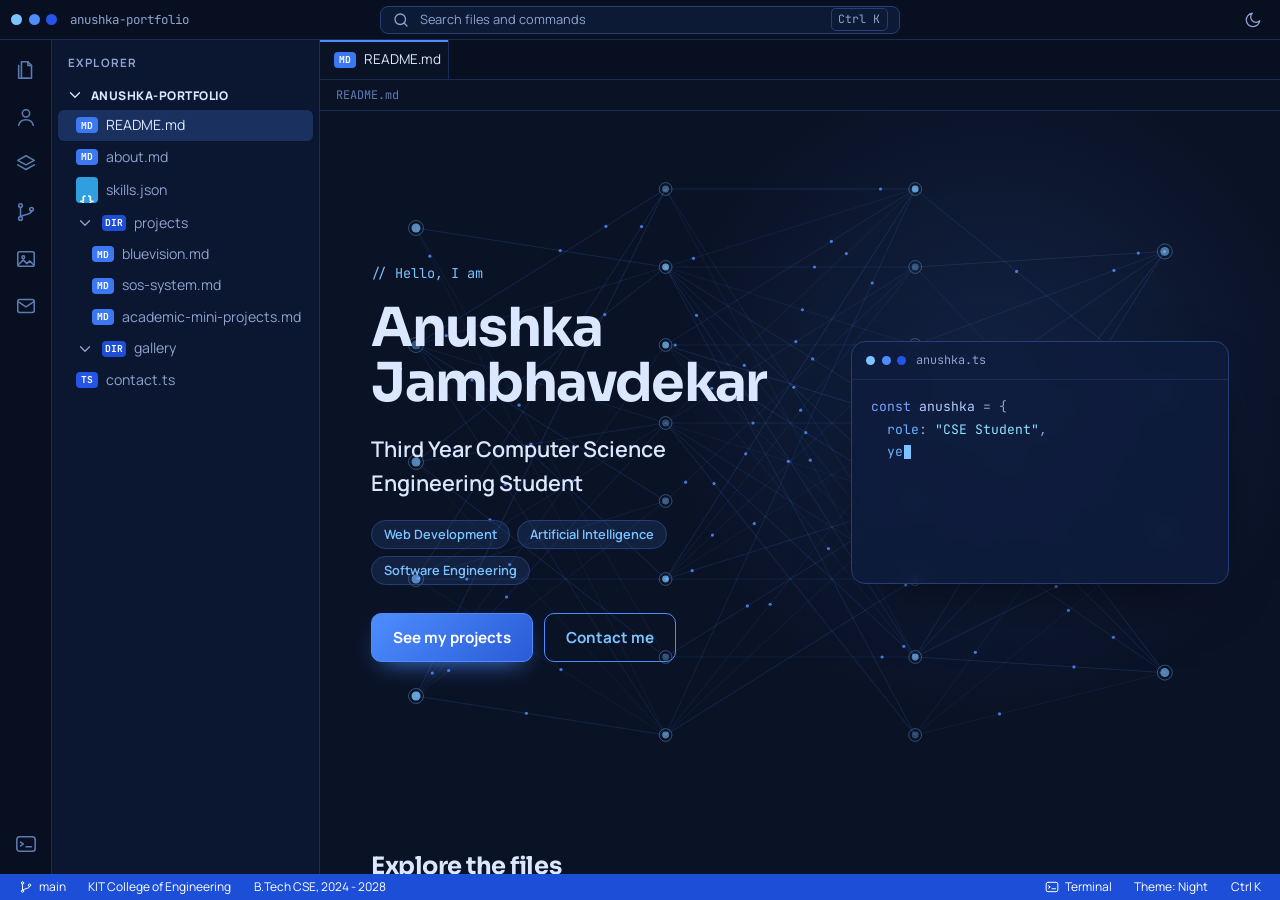
<file: index.html>
<!DOCTYPE html>
<html lang="en" data-theme="night">
<head>
  <meta charset="utf-8">
  <meta name="viewport" content="width=device-width, initial-scale=1">
  <title>Anushka Jambhavdekar | Portfolio</title>
  <meta name="description" content="Portfolio of Anushka Jambhavdekar, third year Computer Science Engineering student at KIT College of Engineering, Kolhapur.">
  <meta name="theme-color" content="#0a1226">
  <link rel="icon" href="data:image/svg+xml,%3Csvg xmlns='http://www.w3.org/2000/svg' viewBox='0 0 32 32'%3E%3Crect width='32' height='32' rx='7' fill='%232455e8'/%3E%3Cpath d='m12 10-6 6 6 6M20 10l6 6-6 6' fill='none' stroke='%23fff' stroke-width='2.4' stroke-linecap='round' stroke-linejoin='round'/%3E%3C/svg%3E">
  <link rel="preconnect" href="https://fonts.googleapis.com">
  <link rel="preconnect" href="https://fonts.gstatic.com" crossorigin>
  <link href="https://fonts.googleapis.com/css2?family=Manrope:wght@400;500;600;700;800&family=Sora:wght@600;700&family=JetBrains+Mono:wght@400;500;700&display=swap" rel="stylesheet">
  <link rel="stylesheet" href="css/style.css">
  <script>try{var t=localStorage.getItem("ap-theme");if(t)document.documentElement.setAttribute("data-theme",t)}catch(e){}</script>
</head>
<body>
<a class="skip" href="#editor">Skip to content</a>
<div class="app" id="app">

  <header class="titlebar">
    <div class="tb-left">
      <button class="icon-btn tb-menu" id="menu-btn" type="button" aria-label="Open file explorer"><svg class="i" viewBox="0 0 24 24" aria-hidden="true" focusable="false"><path d="M4 7h16M4 12h16M4 17h16"/></svg></button>
      <span class="dots" aria-hidden="true"><i></i><i></i><i></i></span>
      <span class="tb-title">anushka-portfolio</span>
    </div>
    <button class="palette-btn" id="palette-open" type="button" aria-label="Open command palette"><svg class="i" viewBox="0 0 24 24" aria-hidden="true" focusable="false"><circle cx="11" cy="11" r="7"/><path d="m20 20-4-4"/></svg><span>Search files and commands</span><kbd>Ctrl K</kbd></button>
    <div class="tb-right">
      <button class="icon-btn theme-btn" id="theme-btn" type="button" aria-label="Switch to day theme"><svg class="i i-moon" viewBox="0 0 24 24" aria-hidden="true" focusable="false"><path d="M21 13A9 9 0 1 1 11 3a7 7 0 0 0 10 10z"/></svg><svg class="i i-sun" viewBox="0 0 24 24" aria-hidden="true" focusable="false"><circle cx="12" cy="12" r="4"/><path d="M12 2v2M12 20v2M2 12h2M20 12h2M5 5l1.500 1.500M17.500 17.500 19 19M5 19l1.500-1.500M17.500 6.500 19 5"/></svg></button>
    </div>
  </header>

  <div class="body">
    <nav class="activity" aria-label="Quick access">
      <div class="group">
        <button class="act" id="act-explorer" type="button" title="Explorer (Ctrl B)" aria-label="Toggle explorer"><svg class="i" viewBox="0 0 24 24" aria-hidden="true" focusable="false"><path d="M7 3h7l4 4v14H7z"/><path d="M14 3v4h4M4 7v14h11"/></svg></button>
        <button class="act" data-open="about" type="button" title="about.md" aria-label="Open about.md"><svg class="i" viewBox="0 0 24 24" aria-hidden="true" focusable="false"><circle cx="12" cy="8" r="4"/><path d="M4 21c1-4 4-6 8-6s7 2 8 6"/></svg></button>
        <button class="act" data-open="skills" type="button" title="skills.json" aria-label="Open skills.json"><svg class="i" viewBox="0 0 24 24" aria-hidden="true" focusable="false"><path d="m12 3 9 5-9 5-9-5z"/><path d="m3 13 9 5 9-5"/></svg></button>
        <button class="act" data-open="projects" type="button" title="projects" aria-label="Open projects"><svg class="i" viewBox="0 0 24 24" aria-hidden="true" focusable="false"><circle cx="6" cy="5" r="2"/><circle cx="6" cy="19" r="2"/><circle cx="18" cy="9" r="2"/><path d="M6 7v10M18 11c0 4-6 3-12 6"/></svg></button>
        <button class="act" data-open="gallery" type="button" title="gallery" aria-label="Open gallery"><svg class="i" viewBox="0 0 24 24" aria-hidden="true" focusable="false"><rect x="3" y="4" width="18" height="16" rx="2"/><circle cx="9" cy="10" r="1.5"/><path d="m4 18 5-5 4 4 3-3 4 4"/></svg></button>
        <button class="act" data-open="contact" type="button" title="contact.ts" aria-label="Open contact.ts"><svg class="i" viewBox="0 0 24 24" aria-hidden="true" focusable="false"><rect x="3" y="5" width="18" height="14" rx="2"/><path d="m3 7 9 6 9-6"/></svg></button>
      </div>
      <div class="group">
        <button class="act" id="act-term" type="button" title="Terminal (Ctrl `)" aria-label="Toggle terminal"><svg class="i" viewBox="0 0 24 24" aria-hidden="true" focusable="false"><rect x="2" y="4" width="20" height="16" rx="3"/><path d="m6 10 3 2-3 2M12 15h6"/></svg></button>
      </div>
    </nav>

    <aside class="sidebar" id="sidebar" aria-label="File explorer">
      <div class="side-head">Explorer</div>
      <div class="tree" role="tree" aria-label="Portfolio files">
        <div class="root-row"><svg class="i" viewBox="0 0 24 24" aria-hidden="true" focusable="false"><path d="m6 9 6 6 6-6"/></svg> ANUSHKA-PORTFOLIO</div>
        <button class="node" type="button" role="treeitem" data-open="readme"><span class="ic md">MD</span>README.md</button>
        <button class="node" type="button" role="treeitem" data-open="about"><span class="ic md">MD</span>about.md</button>
        <button class="node" type="button" role="treeitem" data-open="skills"><span class="ic json">{}</span>skills.json</button>
        <button class="node" type="button" role="treeitem" data-folder="projects" data-open="projects" aria-expanded="true"><svg class="i" viewBox="0 0 24 24" aria-hidden="true" focusable="false"><path d="m6 9 6 6 6-6"/></svg><span class="ic dir">DIR</span>projects</button>
        <div class="children" id="g-projects" role="group">
          <button class="node l2" type="button" role="treeitem" data-open="bluevision"><span class="ic md">MD</span>bluevision.md</button>
          <button class="node l2" type="button" role="treeitem" data-open="sos"><span class="ic md">MD</span>sos-system.md</button>
          <button class="node l2" type="button" role="treeitem" data-open="academic"><span class="ic md">MD</span>academic-mini-projects.md</button>
        </div>
        <button class="node" type="button" role="treeitem" data-folder="gallery" data-open="gallery" aria-expanded="false"><svg class="i" viewBox="0 0 24 24" aria-hidden="true" focusable="false"><path d="m6 9 6 6 6-6"/></svg><span class="ic dir">DIR</span>gallery</button>
        <div class="children" id="g-gallery" role="group" hidden>
            <button class="node l2" type="button" role="treeitem" data-img="walchand (5).png"><span class="ic png">IMG</span>walchand (5).png</button>
            <button class="node l2" type="button" role="treeitem" data-img="walchand (11).jpeg"><span class="ic png">IMG</span>walchand (11).jpeg</button>
            <button class="node l2" type="button" role="treeitem" data-img="walchand (2).jpeg"><span class="ic png">IMG</span>walchand (2).jpeg</button>
            <button class="node l2" type="button" role="treeitem" data-img="oracal.png"><span class="ic png">IMG</span>oracal.png</button>
            <button class="node l2" type="button" role="treeitem" data-img="google student.png"><span class="ic png">IMG</span>google student.png</button>
            <button class="node l2" type="button" role="treeitem" data-img="Datascience.png"><span class="ic png">IMG</span>Datascience.png</button>
            <button class="node l2" type="button" role="treeitem" data-img="pbl.png"><span class="ic png">IMG</span>pbl.png</button>
            <button class="node l2" type="button" role="treeitem" data-img="pbl 1.jpeg"><span class="ic png">IMG</span>pbl 1.jpeg</button>
            <button class="node l2" type="button" role="treeitem" data-img="pbl2.jpeg"><span class="ic png">IMG</span>pbl2.jpeg</button>
            <button class="node l2" type="button" role="treeitem" data-img="Google Kaggel.png"><span class="ic png">IMG</span>Google Kaggel.png</button>
            <button class="node l2" type="button" role="treeitem" data-img="HCL.png"><span class="ic png">IMG</span>HCL.png</button>
            <button class="node l2" type="button" role="treeitem" data-img="kalaa.png"><span class="ic png">IMG</span>kalaa.png</button>
            <button class="node l2" type="button" role="treeitem" data-img="job sim.png"><span class="ic png">IMG</span>job sim.png</button>
            <button class="node l2" type="button" role="treeitem" data-img="cyber sim.png"><span class="ic png">IMG</span>cyber sim.png</button>
            <button class="node l2" type="button" role="treeitem" data-img="data sim.png"><span class="ic png">IMG</span>data sim.png</button>
        </div>
        <button class="node" type="button" role="treeitem" data-open="contact"><span class="ic ts">TS</span>contact.ts</button>
      </div>
    </aside>
    <div class="scrim" id="scrim"></div>

    <div class="workbench">
      <div class="tabs" id="tabs" role="tablist" aria-label="Open files"></div>
      <div class="crumbs" id="crumbs" aria-label="File path"></div>
      <main class="editor" id="editor" tabindex="-1">

        <!-- ============ README.md (home) ============ -->
        <section class="view view-home" data-view="readme">
          <div class="hero">
            <canvas id="net" aria-hidden="true"></canvas>
            <div class="spot" aria-hidden="true"></div>
            <div class="hero-in">
              <div>
                <p class="hello">// Hello, I am</p>
                <h1>Anushka Jambhavdekar</h1>
                <p class="role">Third Year Computer Science Engineering Student</p>
                <ul class="chips" aria-label="Interests">
                  <li class="chip">Web Development</li><li class="chip">Artificial Intelligence</li><li class="chip">Software Engineering</li>
                </ul>
                <div class="actions">
                  <a class="btn" href="#projects" data-open="projects">See my projects</a>
                  <a class="btn ghost" href="#contact" data-open="contact">Contact me</a>
                </div>
              </div>
              <div class="codecard" aria-hidden="true">
                <div class="cc-bar"><span class="dots"><i></i><i></i><i></i></span>anushka.ts</div>
                <pre class="code" id="typed-code"></pre>
              </div>
            </div>
          </div>
          <div class="explore">
            <h2>Explore the files</h2>
            <div class="tiles">
              <a class="tile glow" href="#about" data-open="about"><b>about.md</b><span class="d">Education and career objective</span></a>
              <a class="tile glow" href="#skills" data-open="skills"><b>skills.json</b><span class="d">Languages, technologies and tools</span></a>
              <a class="tile glow" href="#projects" data-open="projects"><b>projects/</b><span class="d">BlueVision, SOS System and more</span></a>
              <a class="tile glow" href="#gallery" data-open="gallery"><b>gallery/</b><span class="d">Certificates and achievements</span></a>
              <a class="tile glow" href="#contact" data-open="contact"><b>contact.ts</b><span class="d">Email, phone, LinkedIn, GitHub</span></a>
            </div>
            <p class="foot">Tip: press <kbd>Ctrl</kbd> <kbd>K</kbd> to search, or <kbd>Ctrl</kbd> <kbd>`</kbd> to open the terminal.<br>&copy; 2026 Anushka Jambhavdekar | Portfolio Website</p>
          </div>
        </section>

        <!-- ============ about.md ============ -->
        <section class="view" data-view="about" hidden>
          <header class="vhead"><h1><span class="hash">#</span>About Me</h1><p>Education and career objective.</p></header>
          <div class="about">
            <figure style="margin:0">
              <div class="avatar"><span aria-hidden="true">AJ</span><img src="pro%20photo.jpeg" alt="Portrait of Anushka Jambhavdekar" onerror="this.remove()"></div>
              <figcaption class="avatar-cap">Anushka Namdev Jambhavdekar</figcaption>
            </figure>
            <div class="md">
              <h2><span class="hash">##</span>Education</h2>
              <p>Pursuing B.Tech in Computer Science Engineering from KIT College of Engineering, Kolhapur (2024 - 2028).</p>
              <table class="spec">
                <caption class="sr-only">Details</caption>
                <tr><th scope="row">Name</th><td>Anushka Namdev Jambhavdekar</td></tr>
                <tr><th scope="row">Branch</th><td>Computer Science Engineering</td></tr>
                <tr><th scope="row">College</th><td>KIT College of Engineering</td></tr>
                <tr><th scope="row">Year</th><td>Third Year</td></tr>
              </table>
              <h2><span class="hash">##</span>Career Objective</h2>
              <ul class="checks">
                <li><svg class="i" viewBox="0 0 24 24" aria-hidden="true" focusable="false"><path d="m5 12 5 5 9-10"/></svg><span>Passionate Computer Science student.</span></li>
                <li><svg class="i" viewBox="0 0 24 24" aria-hidden="true" focusable="false"><path d="m5 12 5 5 9-10"/></svg><span>Interested in Web Development, Artificial Intelligence and Software Engineering.</span></li>
                <li><svg class="i" viewBox="0 0 24 24" aria-hidden="true" focusable="false"><path d="m5 12 5 5 9-10"/></svg><span>Seeking opportunities to apply my skills and contribute to impactful projects.</span></li>
              </ul>
            </div>
          </div>
        </section>

        <!-- ============ skills.json ============ -->
        <section class="view" data-view="skills" hidden>
          <header class="vhead"><h1><span class="hash">#</span>Skills</h1><p>Programming languages, technologies and tools. Hover a card to find it in the JSON.</p></header>
          <div class="skills-wrap">
            <div class="skill-cards">
          <article class="card skill glow" data-i="0" data-key="fullStack" data-items="Frontend|Backend">
            <span class="ico"><svg class="i" viewBox="0 0 24 24" aria-hidden="true" focusable="false"><path d="m8 8-4 4 4 4M16 8l4 4-4 4M14 5l-4 14"/></svg></span><h3>Full Stack Development</h3><p>Frontend and backend</p><ul class="chips"><li class="chip">Frontend</li><li class="chip">Backend</li></ul>
          </article>
          <article class="card skill glow" data-i="1" data-key="python" data-items="AI|Web development|DevOps|Data science">
            <span class="ico"><svg class="i" viewBox="0 0 24 24" aria-hidden="true" focusable="false"><rect x="2" y="4" width="20" height="16" rx="3"/><path d="m6 10 3 2-3 2M12 15h6"/></svg></span><h3>Python Programming</h3><p>AI, web development, DevOps and data science</p><ul class="chips"><li class="chip">AI</li><li class="chip">Web development</li><li class="chip">DevOps</li><li class="chip">Data science</li></ul>
          </article>
          <article class="card skill glow" data-i="2" data-key="cyberSecurity" data-items="Ethical hacking|Network security">
            <span class="ico"><svg class="i" viewBox="0 0 24 24" aria-hidden="true" focusable="false"><path d="M12 3 5 6v5c0 5 3 8 7 10 4-2 7-5 7-10V6z"/><path d="m9 12 2 2 4-4"/></svg></span><h3>Cyber Security</h3><p>Ethical hacking and network security fundamentals</p><ul class="chips"><li class="chip">Ethical hacking</li><li class="chip">Network security</li></ul>
          </article>
          <article class="card skill glow" data-i="3" data-key="webDevelopment" data-items="HTML|CSS|JavaScript|React|Bootstrap">
            <span class="ico"><svg class="i" viewBox="0 0 24 24" aria-hidden="true" focusable="false"><circle cx="12" cy="12" r="9"/><path d="M3 12h18M12 3c3 3 3 15 0 18M12 3c-3 3-3 15 0 18"/></svg></span><h3>Web Development</h3><p>Web technologies and frameworks</p><ul class="chips"><li class="chip">HTML</li><li class="chip">CSS</li><li class="chip">JavaScript</li><li class="chip">React</li><li class="chip">Bootstrap</li></ul>
          </article>
          <article class="card skill glow" data-i="4" data-key="programming" data-items="C|C++|Java|Python">
            <span class="ico"><svg class="i" viewBox="0 0 24 24" aria-hidden="true" focusable="false"><rect x="6" y="6" width="12" height="12" rx="2"/><path d="M9 2v3M15 2v3M9 19v3M15 19v3M2 9h3M2 15h3M19 9h3M19 15h3"/></svg></span><h3>Programming</h3><p>Programming languages and concepts</p><ul class="chips"><li class="chip">C</li><li class="chip">C++</li><li class="chip">Java</li><li class="chip">Python</li></ul>
          </article>
          <article class="card skill glow" data-i="5" data-key="databaseAndTools" data-items="MySQL|Git|GitHub|VS Code">
            <span class="ico"><svg class="i" viewBox="0 0 24 24" aria-hidden="true" focusable="false"><ellipse cx="12" cy="6" rx="8" ry="3"/><path d="M4 6v6c0 1.700 3.600 3 8 3s8-1.300 8-3V6M4 12v6c0 1.700 3.600 3 8 3s8-1.300 8-3v-6"/></svg></span><h3>Database &amp; Tools</h3><p>Database management and development tools</p><ul class="chips"><li class="chip">MySQL</li><li class="chip">Git</li><li class="chip">GitHub</li><li class="chip">VS Code</li></ul>
          </article>
            </div>
            <div class="card jsoncard">
              <div class="cc-bar"><svg class="i" viewBox="0 0 24 24" aria-hidden="true" focusable="false"><path d="m8 8-4 4 4 4M16 8l4 4-4 4M14 5l-4 14"/></svg> skills.json</div>
              <pre class="json" id="json" aria-label="The same skills as JSON"></pre>
            </div>
          </div>
        </section>

        <!-- ============ projects/ ============ -->
        <section class="view" data-view="projects" hidden>
          <header class="vhead"><h1><span class="hash">#</span>My Projects</h1><p>BlueVision, SOS System and academic projects. Open one to see the details.</p></header>
          <div class="repos">
            <button class="card repo glow" type="button" data-open="bluevision">
              <h3>BlueVision</h3><p class="sub">2D Blueprint to 3D Model Converter</p>
              <p class="d">Converts 2D architectural blueprints into interactive 3D models for visualization.</p>
              <span class="status active">Active</span>
            </button>
            <button class="card repo glow" type="button" data-open="sos">
              <h3>SOS System</h3><p class="sub">Emergency Alert &amp; Volunteer Assistance System</p>
              <p class="d">Smart emergency assistance platform with volunteer support and alert management.</p>
              <span class="status">Inactive</span>
            </button>
            <button class="card repo glow" type="button" data-open="academic">
              <h3>Academic Mini Projects</h3><p class="sub">Engineering studies and competitions</p>
              <p class="d">Collection of academic projects completed during engineering studies and competitions.</p>
              <span class="status active">Active</span>
            </button>
          </div>
        </section>

        <!-- ============ bluevision.md ============ -->
        <section class="view" data-view="bluevision" hidden>
          <div class="pd">
            <div>
              <span class="status active">Active</span>
              <h1>BlueVision</h1>
              <p class="psub">2D Blueprint to 3D Model Converter</p>
              <p class="lead">Converts 2D architectural blueprints into interactive 3D models for visualization.</p>
              <div class="actions">
                <!-- TODO: replace with the exact repository link -->
                <a class="btn" href="https://github.com/anushkajambhavdekar" target="_blank" rel="noopener">View on GitHub</a>
                <button class="btn ghost" type="button" data-open="projects">All projects</button>
              </div>
            </div>
            <div class="card diagram">
              <svg viewBox="0 0 460 260" role="img" aria-label="A 2D blueprint flowing into a 3D model">
                <rect class="dg-box" x="20" y="50" width="150" height="150" rx="14"/>
                <path class="dg-line" d="M45 90h100M45 125h100M45 160h100M70 75v100M95 75v100M120 75v100"/>
                <text class="dg-txt" x="95" y="228">2D blueprint</text>
                <path class="dg-flow" d="M186 125h84"/>
                <path class="dg-line" d="M264 116l10 9-10 9"/>
                <rect class="dg-box" x="290" y="50" width="150" height="150" rx="14"/>
                <path class="dg-line" d="M365 82l45 22v46l-45 22-45-22v-46z"/>
                <path class="dg-line" d="M320 104l45 22 45-22M365 126v46"/>
                <text class="dg-txt" x="365" y="228">3D model</text>
              </svg>
            </div>
          </div>
        </section>

        <!-- ============ sos-system.md ============ -->
        <section class="view" data-view="sos" hidden>
          <div class="pd">
            <div>
              <span class="status">Inactive</span>
              <h1>SOS System</h1>
              <p class="psub">Emergency Alert &amp; Volunteer Assistance System</p>
              <p class="lead">Smart emergency assistance platform with volunteer support and alert management.</p>
              <div class="actions">
                <!-- TODO: replace with the exact repository link -->
                <a class="btn" href="https://github.com/anushkajambhavdekar" target="_blank" rel="noopener">View on GitHub</a>
                <button class="btn ghost" type="button" data-open="projects">All projects</button>
              </div>
            </div>
            <div class="card diagram">
              <svg viewBox="0 0 460 260" role="img" aria-label="An alert reaching nearby volunteers">
                <circle class="dg-box" cx="90" cy="130" r="46"/>
                <circle class="dg-ring" cx="90" cy="130" r="46"/>
                <path class="dg-line" d="M90 108v24M90 146v2"/>
                <text class="dg-txt" x="90" y="208">alert</text>
                <path class="dg-flow" d="M140 118C190 100 250 72 306 60"/>
                <path class="dg-flow" d="M140 130H306"/>
                <path class="dg-flow" d="M140 142C190 160 250 188 306 200"/>
                <g transform="translate(330 60)"><circle class="dg-box" r="22"/><circle class="dg-line" cy="-5" r="6"/><path class="dg-line" d="M-12 13a12 12 0 0 1 24 0"/></g>
                <g transform="translate(330 130)"><circle class="dg-box" r="22"/><circle class="dg-line" cy="-5" r="6"/><path class="dg-line" d="M-12 13a12 12 0 0 1 24 0"/></g>
                <g transform="translate(330 200)"><circle class="dg-box" r="22"/><circle class="dg-line" cy="-5" r="6"/><path class="dg-line" d="M-12 13a12 12 0 0 1 24 0"/></g>
                <text class="dg-txt" x="405" y="134">volunteers</text>
              </svg>
            </div>
          </div>
        </section>

        <!-- ============ academic-mini-projects.md ============ -->
        <section class="view" data-view="academic" hidden>
          <div class="pd">
            <div>
              <span class="status active">Active</span>
              <h1>Academic Mini Projects</h1>
              <p class="psub">Engineering studies and competitions</p>
              <p class="lead">Collection of academic projects completed during engineering studies and competitions.</p>
              <div class="actions">
                <a class="btn" href="https://www.linkedin.com/posts/anushkajambhavdekar120506_pbl-projectbasedlearning-kitpblday2025-ugcPost-7466418686459973632-WRLe/?utm_source=share&amp;utm_medium=member_desktop" target="_blank" rel="noopener">View on LinkedIn</a>
                <button class="btn ghost" type="button" data-open="projects">All projects</button>
              </div>
            </div>
            <div class="card diagram">
              <svg viewBox="0 0 460 260" role="img" aria-label="A graduation cap above a code line">
                <path class="dg-line" d="M230 40l110 46-110 46-110-46z"/>
                <path class="dg-line" d="M160 108v44c0 20 140 20 140 0v-44"/>
                <path class="dg-line" d="M340 86v60"/>
                <circle class="dg-line" cx="340" cy="154" r="7"/>
                <path class="dg-flow" d="M120 205h220"/>
                <text class="dg-txt" x="230" y="238">engineering studies and competitions</text>
              </svg>
            </div>
          </div>
        </section>

        <!-- ============ gallery/ ============ -->
        <section class="view" data-view="gallery" hidden>
          <header class="vhead"><h1><span class="hash">#</span>Achievement Gallery</h1><p>Certificates and moments from my learning journey. Select one to enlarge it.</p></header>
          <div class="thumbs" id="thumbs">
          <button class="thumb" type="button" data-file="walchand (5).png" aria-label="View walchand (5).png"><div class="pic"><img src="walchand%20%285%29.png" alt="walchand (5).png" loading="lazy" onerror="this.closest('.thumb').remove()"></div><div class="cap"><span class="ic png">IMG</span>walchand (5).png</div></button>
          <button class="thumb" type="button" data-file="walchand (11).jpeg" aria-label="View walchand (11).jpeg"><div class="pic"><img src="walchand%20%2811%29.jpeg" alt="walchand (11).jpeg" loading="lazy" onerror="this.closest('.thumb').remove()"></div><div class="cap"><span class="ic png">IMG</span>walchand (11).jpeg</div></button>
          <button class="thumb" type="button" data-file="walchand (2).jpeg" aria-label="View walchand (2).jpeg"><div class="pic"><img src="walchand%20%282%29.jpeg" alt="walchand (2).jpeg" loading="lazy" onerror="this.closest('.thumb').remove()"></div><div class="cap"><span class="ic png">IMG</span>walchand (2).jpeg</div></button>
          <button class="thumb" type="button" data-file="oracal.png" aria-label="View oracal.png"><div class="pic"><img src="oracal.png" alt="oracal.png" loading="lazy" onerror="this.closest('.thumb').remove()"></div><div class="cap"><span class="ic png">IMG</span>oracal.png</div></button>
          <button class="thumb" type="button" data-file="google student.png" aria-label="View google student.png"><div class="pic"><img src="google%20student.png" alt="google student.png" loading="lazy" onerror="this.closest('.thumb').remove()"></div><div class="cap"><span class="ic png">IMG</span>google student.png</div></button>
          <button class="thumb" type="button" data-file="Datascience.png" aria-label="View Datascience.png"><div class="pic"><img src="Datascience.png" alt="Datascience.png" loading="lazy" onerror="this.closest('.thumb').remove()"></div><div class="cap"><span class="ic png">IMG</span>Datascience.png</div></button>
          <button class="thumb" type="button" data-file="pbl.png" aria-label="View pbl.png"><div class="pic"><img src="pbl.png" alt="pbl.png" loading="lazy" onerror="this.closest('.thumb').remove()"></div><div class="cap"><span class="ic png">IMG</span>pbl.png</div></button>
          <button class="thumb" type="button" data-file="pbl 1.jpeg" aria-label="View pbl 1.jpeg"><div class="pic"><img src="pbl%201.jpeg" alt="pbl 1.jpeg" loading="lazy" onerror="this.closest('.thumb').remove()"></div><div class="cap"><span class="ic png">IMG</span>pbl 1.jpeg</div></button>
          <button class="thumb" type="button" data-file="pbl2.jpeg" aria-label="View pbl2.jpeg"><div class="pic"><img src="pbl2.jpeg" alt="pbl2.jpeg" loading="lazy" onerror="this.closest('.thumb').remove()"></div><div class="cap"><span class="ic png">IMG</span>pbl2.jpeg</div></button>
          <button class="thumb" type="button" data-file="Google Kaggel.png" aria-label="View Google Kaggel.png"><div class="pic"><img src="Google%20Kaggel.png" alt="Google Kaggel.png" loading="lazy" onerror="this.closest('.thumb').remove()"></div><div class="cap"><span class="ic png">IMG</span>Google Kaggel.png</div></button>
          <button class="thumb" type="button" data-file="HCL.png" aria-label="View HCL.png"><div class="pic"><img src="HCL.png" alt="HCL.png" loading="lazy" onerror="this.closest('.thumb').remove()"></div><div class="cap"><span class="ic png">IMG</span>HCL.png</div></button>
          <button class="thumb" type="button" data-file="kalaa.png" aria-label="View kalaa.png"><div class="pic"><img src="kalaa.png" alt="kalaa.png" loading="lazy" onerror="this.closest('.thumb').remove()"></div><div class="cap"><span class="ic png">IMG</span>kalaa.png</div></button>
          <button class="thumb" type="button" data-file="job sim.png" aria-label="View job sim.png"><div class="pic"><img src="job%20sim.png" alt="job sim.png" loading="lazy" onerror="this.closest('.thumb').remove()"></div><div class="cap"><span class="ic png">IMG</span>job sim.png</div></button>
          <button class="thumb" type="button" data-file="cyber sim.png" aria-label="View cyber sim.png"><div class="pic"><img src="cyber%20sim.png" alt="cyber sim.png" loading="lazy" onerror="this.closest('.thumb').remove()"></div><div class="cap"><span class="ic png">IMG</span>cyber sim.png</div></button>
          <button class="thumb" type="button" data-file="data sim.png" aria-label="View data sim.png"><div class="pic"><img src="data%20sim.png" alt="data sim.png" loading="lazy" onerror="this.closest('.thumb').remove()"></div><div class="cap"><span class="ic png">IMG</span>data sim.png</div></button>
          </div>
        </section>

        <!-- ============ contact.ts ============ -->
        <section class="view" data-view="contact" hidden>
          <header class="vhead"><h1><span class="hash">#</span>Get In Touch</h1><p>Have a project, an internship or an idea in mind? Send me a message.</p></header>
          <div class="contact">
            <div class="card codecard" style="overflow:hidden">
              <div class="cc-bar"><svg class="i" viewBox="0 0 24 24" aria-hidden="true" focusable="false"><path d="m8 8-4 4 4 4M16 8l4 4-4 4M14 5l-4 14"/></svg> contact.ts</div>
              <pre class="code"><span class="k">export const</span> <span class="v">contact</span> <span class="o">=</span> <span class="o">{</span>
  <span class="p">email</span><span class="o">:</span> <span class="s">"<a href="mailto:anushkajambhavdekar@gmail.com">anushkajambhavdekar@gmail.com</a>"</span><span class="o">,</span>
  <span class="p">phone</span><span class="o">:</span> <span class="s">"<a href="tel:+919011330235">+91 9011330235</a>"</span><span class="o">,</span>
  <span class="p">linkedin</span><span class="o">:</span> <span class="s">"<a href="https://www.linkedin.com/in/anushkajambhavdekar120506/" target="_blank" rel="noopener">anushkajambhavdekar120506</a>"</span><span class="o">,</span>
  <span class="p">github</span><span class="o">:</span> <span class="s">"<a href="https://github.com/anushkajambhavdekar" target="_blank" rel="noopener">anushkajambhavdekar</a>"</span><span class="o">,</span>
<span class="o">};</span></pre>
              <div class="copyrow">
                <button class="mini" type="button" data-copy="anushkajambhavdekar@gmail.com"><svg class="i" viewBox="0 0 24 24" aria-hidden="true" focusable="false"><rect x="9" y="9" width="11" height="11" rx="2"/><path d="M5 15V6a2 2 0 0 1 2-2h9"/></svg> Copy email</button>
                <button class="mini" type="button" data-copy="+91 9011330235"><svg class="i" viewBox="0 0 24 24" aria-hidden="true" focusable="false"><rect x="9" y="9" width="11" height="11" rx="2"/><path d="M5 15V6a2 2 0 0 1 2-2h9"/></svg> Copy phone</button>
              </div>
            </div>
            <form class="card form" id="contact-form" action="mailto:anushkajambhavdekar@gmail.com?subject=Portfolio%20message" method="post" enctype="text/plain">
              <h2>sendMessage()</h2>
              <div class="field"><label for="name">name</label><input id="name" name="name" type="text" autocomplete="name" required></div>
              <div class="field"><label for="email">email</label><input id="email" name="email" type="email" autocomplete="email" required></div>
              <div class="field"><label for="message">message</label><textarea id="message" name="message" required></textarea></div>
              <button class="btn" type="submit">Send message</button>
              <p class="form-note">This opens your email app with the message filled in.</p>
            </form>
          </div>
          <div class="card map">
            <h2>College location</h2>
            <iframe title="Map showing KIT College of Engineering, Kolhapur" src="https://maps.google.com/maps?q=KIT%20College%20of%20Engineering%20Kolhapur&amp;t=&amp;z=13&amp;ie=UTF8&amp;iwloc=&amp;output=embed" loading="lazy" referrerpolicy="no-referrer-when-downgrade"></iframe>
          </div>
          <p class="foot">&copy; 2026 Anushka Jambhavdekar | Portfolio Website</p>
        </section>

      </main>

      <section class="term" id="term" aria-label="Terminal" hidden>
        <div class="term-head"><span>Terminal</span><button class="icon-btn" id="term-close" type="button" aria-label="Close terminal"><svg class="i" viewBox="0 0 24 24" aria-hidden="true" focusable="false"><path d="M6 6l12 12M18 6 6 18"/></svg></button></div>
        <div class="term-body" id="term-out" role="log" aria-live="polite" tabindex="0"></div>
        <form class="term-form" id="term-form" autocomplete="off">
          <label for="term-in">anushka@portfolio:~$</label>
          <input id="term-in" type="text" spellcheck="false" autocapitalize="off" autocomplete="off" aria-label="Terminal command">
        </form>
      </section>
    </div>
  </div>

  <footer class="statusbar">
    <div class="grp">
      <button class="sb" type="button" data-open="readme" title="Go to README.md"><svg class="i" viewBox="0 0 24 24" aria-hidden="true" focusable="false"><circle cx="6" cy="5" r="2"/><circle cx="6" cy="19" r="2"/><circle cx="18" cy="9" r="2"/><path d="M6 7v10M18 11c0 4-6 3-12 6"/></svg> main</button>
      <span class="sb txt hide-sm">KIT College of Engineering</span>
      <span class="sb txt hide-sm">B.Tech CSE, 2024 - 2028</span>
    </div>
    <div class="grp">
      <button class="sb" id="sb-term" type="button"><svg class="i" viewBox="0 0 24 24" aria-hidden="true" focusable="false"><rect x="2" y="4" width="20" height="16" rx="3"/><path d="m6 10 3 2-3 2M12 15h6"/></svg> Terminal</button>
      <button class="sb hide-sm" id="sb-theme" type="button">Theme: Night</button>
      <button class="sb hide-sm" id="sb-palette" type="button">Ctrl K</button>
    </div>
  </footer>
</div>

<div class="palette" id="palette" hidden>
  <div class="pal-box" role="dialog" aria-modal="true" aria-label="Command palette">
    <input id="pal-in" type="text" placeholder="Type a file or command" aria-label="Search files and commands" aria-controls="pal-list" autocomplete="off" spellcheck="false">
    <ul class="pal-list" id="pal-list" role="listbox"></ul>
  </div>
</div>

<div class="lightbox" id="lightbox" role="dialog" aria-modal="true" aria-label="Image viewer" hidden>
  <button class="lb-btn lb-close" type="button" aria-label="Close">&times;</button>
  <button class="lb-btn lb-prev" type="button" aria-label="Previous image">&#8249;</button>
  <img id="lb-img" alt="">
  <button class="lb-btn lb-next" type="button" aria-label="Next image">&#8250;</button>
  <p class="lb-count" id="lb-count" aria-live="polite"></p>
</div>
<div class="toast" id="toast" role="status" aria-live="polite"></div>

<script src="js/main.js" defer></script>
</body>
</html>
</file>
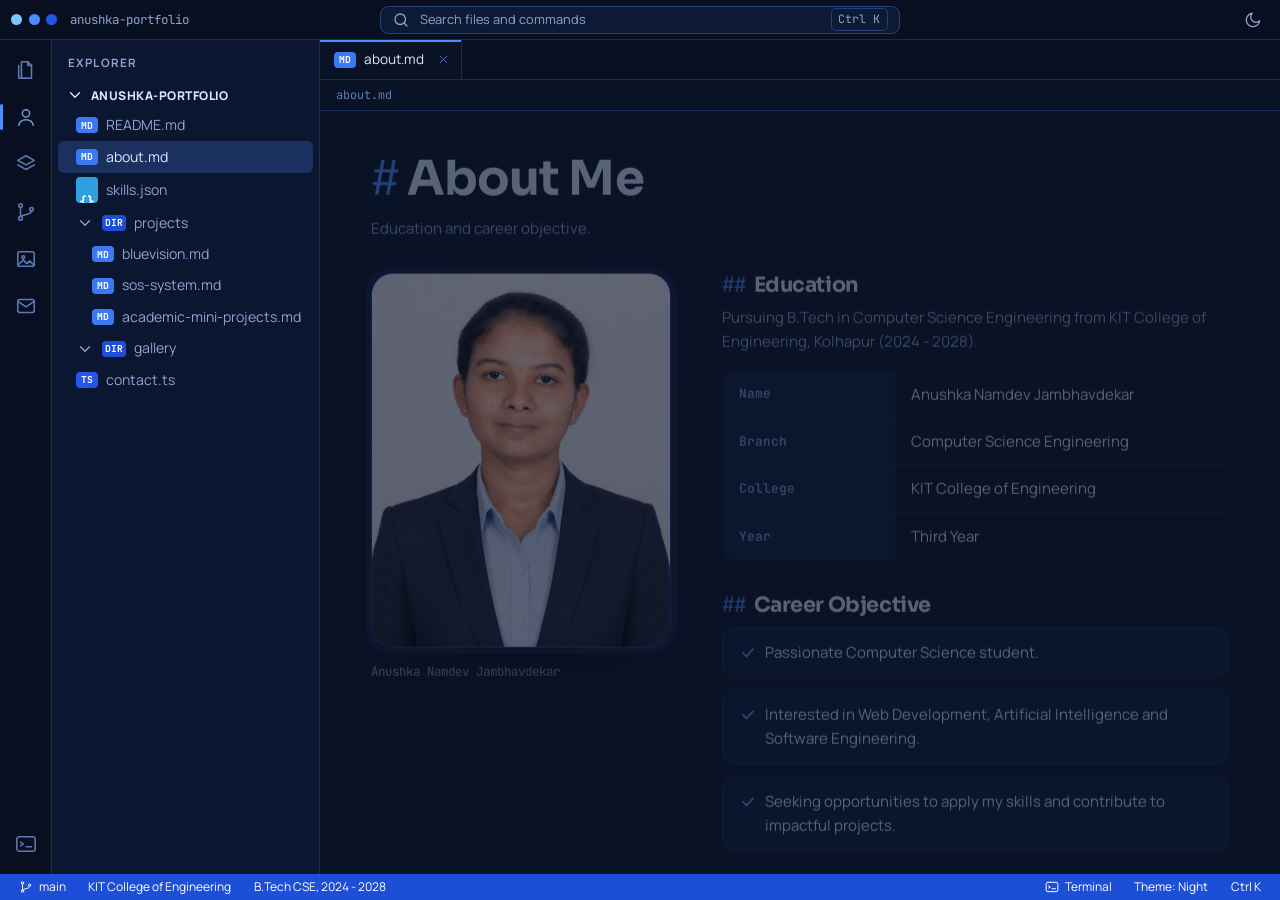
<file: about.html>
<!DOCTYPE html><html lang="en"><head><meta charset="utf-8"><meta http-equiv="refresh" content="0; url=index.html#about"><title>Redirecting</title><link rel="canonical" href="index.html#about"></head><body><p><a href="index.html#about">Continue to the portfolio</a></p></body></html>
</file>
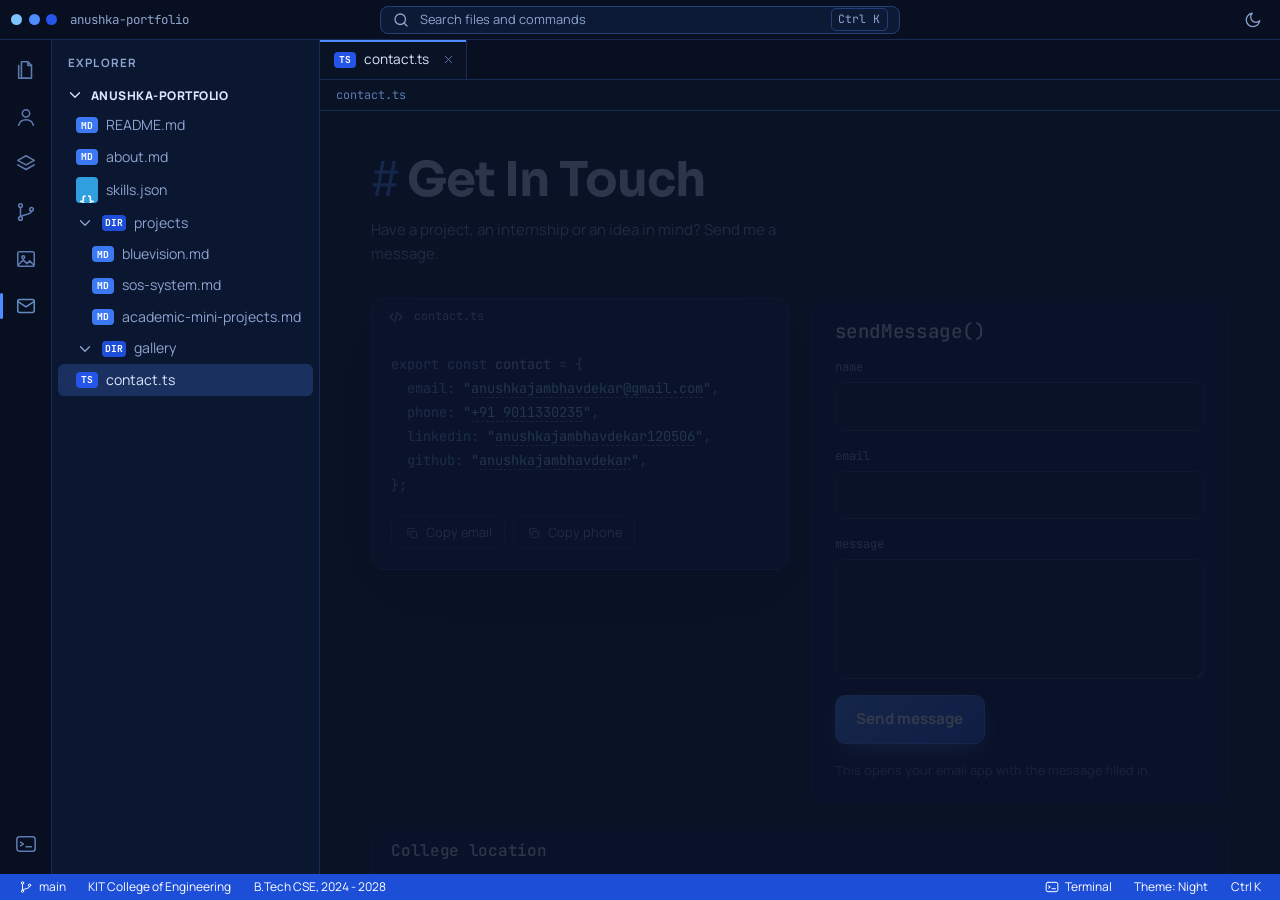
<file: contact.html>
<!DOCTYPE html><html lang="en"><head><meta charset="utf-8"><meta http-equiv="refresh" content="0; url=index.html#contact"><title>Redirecting</title><link rel="canonical" href="index.html#contact"></head><body><p><a href="index.html#contact">Continue to the portfolio</a></p></body></html>
</file>
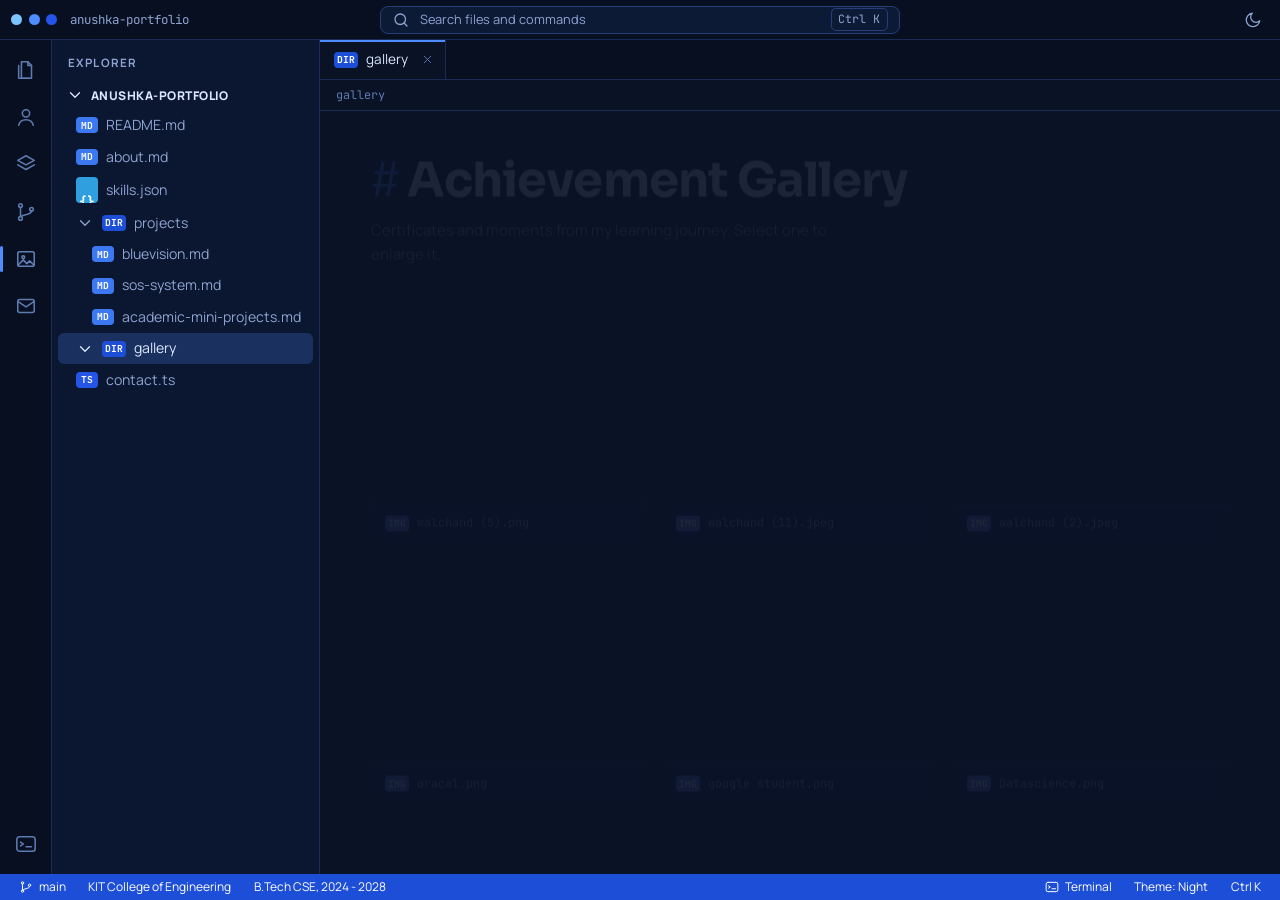
<file: gallery.html>
<!DOCTYPE html><html lang="en"><head><meta charset="utf-8"><meta http-equiv="refresh" content="0; url=index.html#gallery"><title>Redirecting</title><link rel="canonical" href="index.html#gallery"></head><body><p><a href="index.html#gallery">Continue to the portfolio</a></p></body></html>
</file>
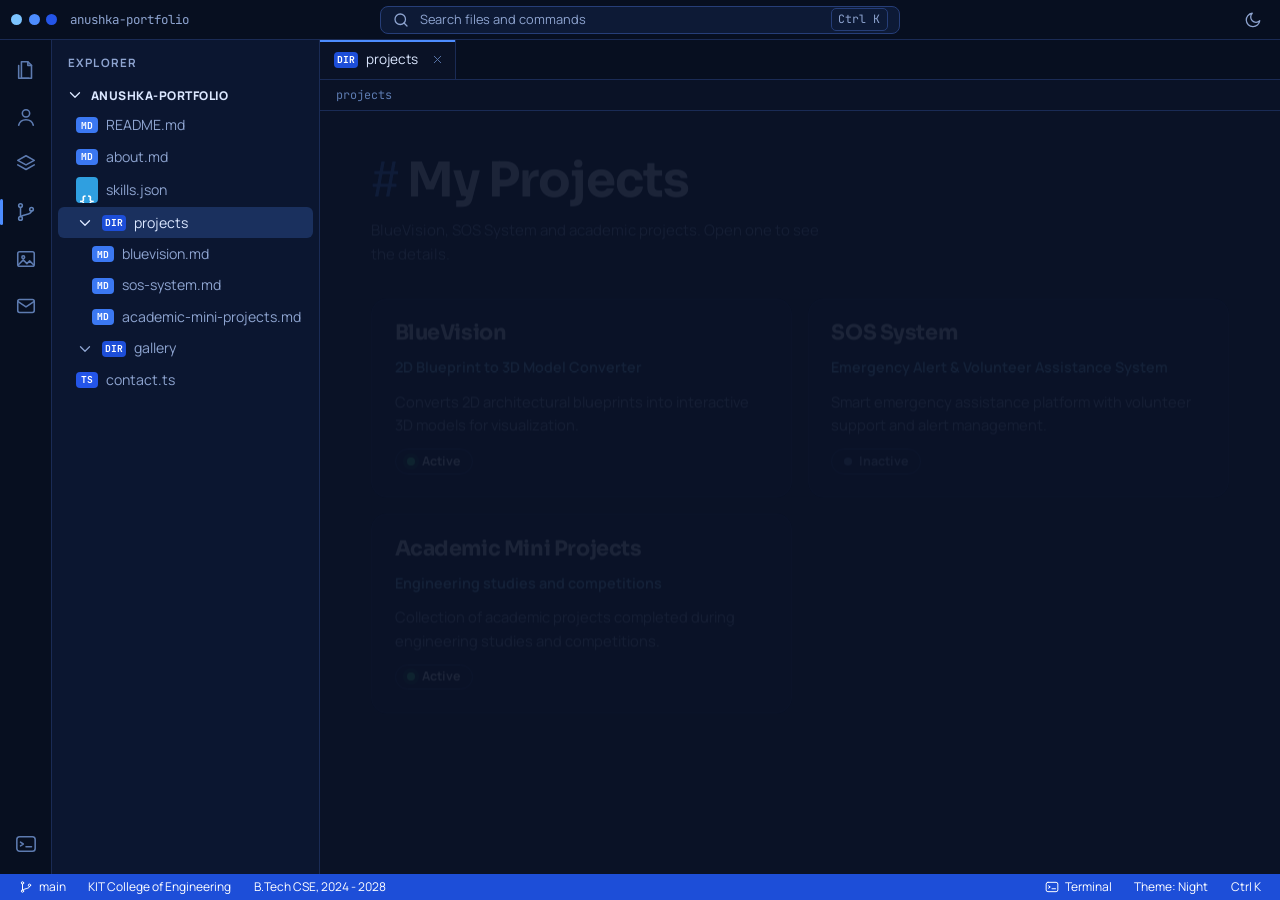
<file: Projects.html>
<!DOCTYPE html><html lang="en"><head><meta charset="utf-8"><meta http-equiv="refresh" content="0; url=index.html#projects"><title>Redirecting</title><link rel="canonical" href="index.html#projects"></head><body><p><a href="index.html#projects">Continue to the portfolio</a></p></body></html>
</file>
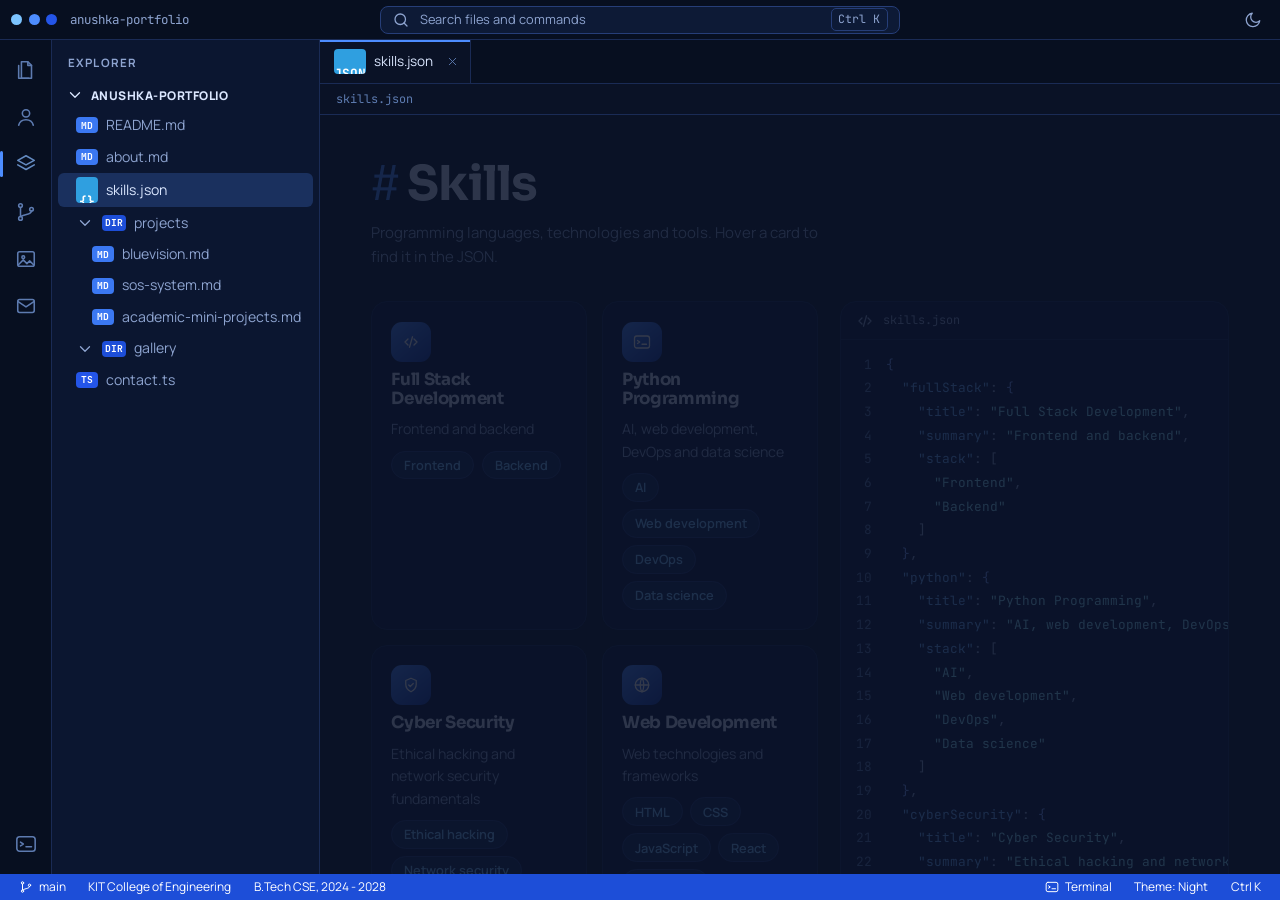
<file: skills.html>
<!DOCTYPE html><html lang="en"><head><meta charset="utf-8"><meta http-equiv="refresh" content="0; url=index.html#skills"><title>Redirecting</title><link rel="canonical" href="index.html#skills"></head><body><p><a href="index.html#skills">Continue to the portfolio</a></p></body></html>
</file>
<file: css/style.css>
/* ==========================================================
   Anushka Jambhavdekar | Developer workspace portfolio
   The portfolio is a code editor: file explorer, tabs, command
   palette, terminal and a live neural network on the home file.
   Two themes: Night (default) and Day. All blue.
   ========================================================== */

:root {
  --bg: #0a1226;
  --bg2: #0d1a36;
  --side: #0b1630;
  --bar: #070f20;
  --card: #0e1c3d;
  --line: #1a2b55;
  --line2: #263e78;
  --ink: #dbe7ff;
  --dim: #8ea4d0;
  --faint: #5d7bb0;
  --accent: #4d8dff;
  --accent2: #7cc4ff;
  --hover: rgba(77, 141, 255, 0.12);
  --sel: rgba(77, 141, 255, 0.22);
  --status: #1d4ed8;
  --ok: #3ddc97;
  --shadow: 0 24px 60px -30px rgba(0, 0, 0, 0.85);
  --chk1: #0d1a36;
  --chk2: #10214a;

  --k: #7aa2ff;
  --v: #b7ccff;
  --p: #6fb1ff;
  --s: #8fe3ff;
  --n: #c3d3ff;
  --c: #5d7bb0;
  --o: #8ea4d0;

  --net-node: 124, 196, 255;
  --net-edge: 77, 141, 255;

  --ui: "Manrope", system-ui, -apple-system, "Segoe UI", sans-serif;
  --display: "Sora", "Manrope", system-ui, sans-serif;
  --mono: "JetBrains Mono", ui-monospace, "Cascadia Code", Consolas, monospace;
}

:root[data-theme="day"] {
  --bg: #f6f9ff;
  --bg2: #eef3ff;
  --side: #eaf0ff;
  --bar: #dfe8fc;
  --card: #ffffff;
  --line: #d3ddf5;
  --line2: #b5c6ee;
  --ink: #0f1f45;
  --dim: #51648f;
  --faint: #7f92bd;
  --accent: #2455e8;
  --accent2: #2f7ff0;
  --hover: rgba(36, 85, 232, 0.08);
  --sel: rgba(36, 85, 232, 0.14);
  --status: #2455e8;
  --ok: #12a06a;
  --shadow: 0 24px 50px -30px rgba(36, 85, 232, 0.35);
  --chk1: #ffffff;
  --chk2: #eef3ff;

  --k: #2455e8;
  --v: #16337a;
  --p: #1b6fd6;
  --s: #0b7aa6;
  --n: #3a4fa0;
  --c: #8a9bc4;
  --o: #51648f;

  --net-node: 36, 85, 232;
  --net-edge: 36, 85, 232;
}

*, *::before, *::after { box-sizing: border-box; }
[hidden] { display: none !important; }
html, body { height: 100%; }
body {
  margin: 0;
  overflow: hidden;
  font-family: var(--ui);
  font-size: 15px;
  line-height: 1.6;
  color: var(--ink);
  background: var(--bg);
  -webkit-font-smoothing: antialiased;
}
button { font: inherit; color: inherit; }
a { color: var(--accent2); }
h1, h2, h3 { font-family: var(--display); letter-spacing: -0.02em; margin: 0; line-height: 1.12; }
p { margin: 0 0 1rem; }
img { max-width: 100%; display: block; }
:focus-visible { outline: 2px solid var(--accent2); outline-offset: 2px; }
::selection { background: var(--sel); }
kbd { font-family: var(--mono); font-size: 0.72rem; padding: 0.1rem 0.4rem; border: 1px solid var(--line2); border-radius: 5px; color: var(--dim); }
.sr-only { position: absolute; width: 1px; height: 1px; overflow: hidden; clip: rect(0 0 0 0); white-space: nowrap; }
.skip { position: fixed; left: 0.6rem; top: -4rem; z-index: 999; padding: 0.5rem 0.9rem; background: var(--accent); color: #fff; border-radius: 6px; }
.skip:focus { top: 0.6rem; }

/* scrollbars */
* { scrollbar-width: thin; scrollbar-color: var(--line2) transparent; }
::-webkit-scrollbar { width: 10px; height: 10px; }
::-webkit-scrollbar-thumb { background: var(--line2); border-radius: 6px; border: 2px solid transparent; background-clip: content-box; }

/* ---------- App shell ---------- */
.app { display: grid; grid-template-rows: 40px 1fr 26px; height: 100vh; height: 100dvh; }
.body { display: grid; grid-template-columns: 52px 268px minmax(0, 1fr); min-height: 0; }
.app.no-side .body { grid-template-columns: 52px 0 minmax(0, 1fr); }
.app.no-side .sidebar { overflow: hidden; border-right: 0; }

/* ---------- Title bar ---------- */
.titlebar {
  display: grid;
  grid-template-columns: 1fr minmax(0, 520px) 1fr;
  align-items: center;
  gap: 0.8rem;
  padding: 0 0.7rem;
  background: var(--bar);
  border-bottom: 1px solid var(--line);
}
.tb-left { display: flex; align-items: center; gap: 0.8rem; min-width: 0; }
.dots { display: flex; gap: 0.4rem; }
.dots i { width: 11px; height: 11px; border-radius: 50%; background: #7cc4ff; }
.dots i:nth-child(2) { background: #4d8dff; }
.dots i:nth-child(3) { background: #2455e8; }
.tb-title { font-family: var(--mono); font-size: 0.78rem; color: var(--dim); white-space: nowrap; overflow: hidden; text-overflow: ellipsis; }
.tb-right { display: flex; justify-content: flex-end; gap: 0.3rem; }
.palette-btn {
  display: flex;
  align-items: center;
  gap: 0.6rem;
  width: 100%;
  height: 28px;
  padding: 0 0.7rem;
  border: 1px solid var(--line2);
  border-radius: 8px;
  background: var(--bg2);
  color: var(--dim);
  font-size: 0.8rem;
  cursor: pointer;
  text-align: left;
  transition: border-color 0.2s, background 0.2s;
}
.palette-btn:hover { border-color: var(--accent); background: var(--hover); }
.palette-btn span { flex: 1; white-space: nowrap; overflow: hidden; text-overflow: ellipsis; }
.icon-btn {
  display: grid;
  place-items: center;
  width: 32px;
  height: 32px;
  border: 0;
  border-radius: 8px;
  background: transparent;
  color: var(--dim);
  cursor: pointer;
  transition: background 0.2s, color 0.2s;
}
.icon-btn:hover { background: var(--hover); color: var(--ink); }
svg.i { width: 18px; height: 18px; stroke: currentColor; fill: none; stroke-width: 1.7; stroke-linecap: round; stroke-linejoin: round; flex: none; }
.tb-menu { display: none; }
.theme-btn .i-sun { display: none; }
:root[data-theme="day"] .theme-btn .i-sun { display: block; }
:root[data-theme="day"] .theme-btn .i-moon { display: none; }

/* ---------- Activity bar ---------- */
.activity {
  display: flex;
  flex-direction: column;
  align-items: center;
  justify-content: space-between;
  padding: 0.5rem 0;
  background: var(--bar);
  border-right: 1px solid var(--line);
}
.activity .group { display: grid; gap: 0.2rem; }
.act {
  position: relative;
  display: grid;
  place-items: center;
  width: 44px;
  height: 44px;
  border: 0;
  border-radius: 10px;
  background: transparent;
  color: var(--faint);
  cursor: pointer;
  transition: color 0.2s, background 0.2s;
}
.act:hover { color: var(--ink); background: var(--hover); }
.act.on { color: var(--accent2); }
.act.on::before { content: ""; position: absolute; left: -4px; top: 9px; bottom: 9px; width: 3px; border-radius: 3px; background: var(--accent); }
.act svg.i { width: 22px; height: 22px; }

/* ---------- Sidebar / explorer ---------- */
.sidebar { background: var(--side); border-right: 1px solid var(--line); overflow-y: auto; overflow-x: hidden; min-width: 0; }
.side-head { padding: 0.9rem 1rem 0.5rem; font-size: 0.72rem; font-weight: 700; letter-spacing: 0.1em; text-transform: uppercase; color: var(--dim); }
.tree { padding: 0 0.4rem 1rem; }
.root-row { display: flex; align-items: center; gap: 0.4rem; padding: 0.3rem 0.5rem; font-size: 0.75rem; font-weight: 800; color: var(--ink); letter-spacing: 0.04em; }
.node {
  display: flex;
  align-items: center;
  gap: 0.5rem;
  width: 100%;
  padding: 0.28rem 0.6rem 0.28rem 1.1rem;
  border: 0;
  border-radius: 6px;
  background: transparent;
  color: var(--dim);
  font-size: 0.88rem;
  text-align: left;
  cursor: pointer;
  white-space: nowrap;
  overflow: hidden;
  text-overflow: ellipsis;
}
.node:hover { background: var(--hover); color: var(--ink); }
.node.on { background: var(--sel); color: var(--ink); }
.node.l2 { padding-left: 2.1rem; }
.node .chev { width: 14px; height: 14px; transition: transform 0.2s; }
.node[aria-expanded="false"] .chev { transform: rotate(-90deg); }
.children[hidden] { display: none; }
.ic {
  display: inline-grid;
  place-items: center;
  flex: none;
  min-width: 22px;
  height: 16px;
  padding: 0 3px;
  border-radius: 4px;
  font-family: var(--mono);
  font-size: 0.6rem;
  font-weight: 700;
  color: #fff;
  background: #4d8dff;
}
.ic.md { background: #3b78f2; }
.ic.json { background: #2f9fe0; }
.ic.ts { background: #2455e8; }
.ic.png { background: #5b7fd6; }
.ic.dir { background: #1d4ed8; }

/* ---------- Tabs, breadcrumbs ---------- */
.workbench { display: grid; grid-template-rows: auto auto minmax(0, 1fr) auto; min-width: 0; min-height: 0; background: var(--bg); }
.tabs { display: flex; overflow-x: auto; background: var(--bar); border-bottom: 1px solid var(--line); scrollbar-width: none; }
.tabs::-webkit-scrollbar { display: none; }
.tab { display: flex; align-items: center; flex: none; border-right: 1px solid var(--line); background: var(--bar); }
.tab.on { background: var(--bg); box-shadow: inset 0 2px 0 var(--accent); }
.tab-btn { display: flex; align-items: center; gap: 0.5rem; padding: 0.55rem 0.4rem 0.55rem 0.9rem; border: 0; background: transparent; color: var(--dim); font-size: 0.85rem; cursor: pointer; white-space: nowrap; }
.tab.on .tab-btn, .tab-btn:hover { color: var(--ink); }
.tab-x { display: grid; place-items: center; width: 22px; height: 22px; margin-right: 0.5rem; border: 0; border-radius: 5px; background: transparent; color: var(--faint); cursor: pointer; }
.tab-x:hover { background: var(--hover); color: var(--ink); }
.tab-x svg.i { width: 13px; height: 13px; }
.crumbs { display: flex; align-items: center; gap: 0.3rem; padding: 0.35rem 1rem; font-family: var(--mono); font-size: 0.74rem; color: var(--faint); border-bottom: 1px solid var(--line); background: var(--bg); overflow: hidden; white-space: nowrap; }
.crumbs b { color: var(--dim); font-weight: 500; }
.editor { position: relative; overflow-y: auto; overflow-x: hidden; min-height: 0; outline: none; }

/* ---------- Buttons, chips, cards ---------- */
.btn {
  display: inline-flex;
  align-items: center;
  justify-content: center;
  gap: 0.5rem;
  padding: 0.7rem 1.3rem;
  border: 1px solid var(--accent);
  border-radius: 10px;
  background: linear-gradient(135deg, var(--accent), #2a5bd6);
  color: #fff;
  font-weight: 700;
  font-size: 0.95rem;
  text-decoration: none;
  cursor: pointer;
  box-shadow: 0 10px 26px -12px var(--accent);
  transition: transform 0.2s, box-shadow 0.2s, background 0.2s;
}
.btn:hover { transform: translateY(-2px); box-shadow: 0 14px 30px -10px var(--accent); }
.btn.ghost { background: transparent; color: var(--accent2); box-shadow: none; }
.btn.ghost:hover { background: var(--hover); }
.chips { display: flex; flex-wrap: wrap; gap: 0.45rem; list-style: none; margin: 0; padding: 0; }
.chip { padding: 0.2rem 0.75rem; border: 1px solid var(--line2); border-radius: 999px; background: var(--hover); color: var(--accent2); font-size: 0.8rem; font-weight: 600; }
.card { background: var(--card); border: 1px solid var(--line); border-radius: 16px; }
.glow { position: relative; overflow: hidden; }
.glow::before { content: ""; position: absolute; inset: 0; background: radial-gradient(320px circle at var(--mx, 50%) var(--my, 0%), rgba(77, 141, 255, 0.2), transparent 60%); opacity: 0; transition: opacity 0.25s; pointer-events: none; }
.glow:hover::before { opacity: 1; }
.glow > * { position: relative; }

/* ---------- Views ---------- */
.view { padding: 2.2rem clamp(1.2rem, 4vw, 3.5rem) 4rem; max-width: 1180px; animation: viewin 0.35s ease both; }
@keyframes viewin { from { opacity: 0; transform: translateY(6px); } to { opacity: 1; transform: none; } }
.vhead { margin-bottom: 2rem; }
.vhead h1 { font-size: clamp(2rem, 4vw, 3rem); font-weight: 700; }
.vhead p { margin: 0.7rem 0 0; color: var(--dim); max-width: 52ch; }
.hash { color: var(--accent); margin-right: 0.5rem; font-family: var(--mono); font-weight: 400; }
.foot { margin-top: 3rem; padding-top: 1rem; border-top: 1px solid var(--line); font-family: var(--mono); font-size: 0.78rem; color: var(--faint); }

/* ---------- README (home) ---------- */
.view-home { position: relative; max-width: none; padding: 0; }
.hero { position: relative; min-height: min(100%, 720px); height: max(560px, 78vh); overflow: hidden; }
#net { position: absolute; inset: 0; width: 100%; height: 100%; }
.spot { position: absolute; inset: 0; pointer-events: none; background: radial-gradient(520px circle at var(--sx, 70%) var(--sy, 40%), rgba(77, 141, 255, 0.14), transparent 62%); }
.hero-in {
  position: relative;
  z-index: 2;
  display: grid;
  grid-template-columns: minmax(0, 1fr) minmax(280px, 0.86fr);
  gap: 2.5rem;
  align-items: center;
  height: 100%;
  padding: 2rem clamp(1.2rem, 4vw, 3.5rem);
  pointer-events: none;
}
.hero-in a, .hero-in button, .hero-in .codecard { pointer-events: auto; }
.hello { font-family: var(--mono); font-size: 0.85rem; color: var(--accent2); margin-bottom: 1rem; }
.hero h1 { font-size: clamp(2.2rem, 4.2vw, 3.8rem); font-weight: 700; letter-spacing: -0.03em; line-height: 1.04; margin-bottom: 1.2rem; word-break: break-word; }
.role { font-size: clamp(1.05rem, 1.7vw, 1.35rem); font-weight: 600; margin-bottom: 1.2rem; max-width: 30ch; }
.hero .chips { margin-bottom: 1.8rem; }
.actions { display: flex; flex-wrap: wrap; gap: 0.7rem; }
.codecard {
  border: 1px solid var(--line2);
  border-radius: 14px;
  background: color-mix(in srgb, var(--card) 88%, transparent);
  backdrop-filter: blur(10px);
  -webkit-backdrop-filter: blur(10px);
  box-shadow: var(--shadow);
  overflow: hidden;
}
.cc-bar { display: flex; align-items: center; gap: 0.6rem; padding: 0.55rem 0.9rem; border-bottom: 1px solid var(--line); font-family: var(--mono); font-size: 0.74rem; color: var(--dim); }
.cc-bar .dots i { width: 9px; height: 9px; }
pre.code { margin: 0; padding: 1rem 1.2rem 1.2rem; font-family: var(--mono); font-size: 0.82rem; line-height: 1.75; color: var(--v); white-space: pre-wrap; overflow-wrap: anywhere; min-height: 15.5em; }
.k { color: var(--k); } .v { color: var(--v); } .p { color: var(--p); } .s { color: var(--s); } .n { color: var(--n); } .c { color: var(--c); font-style: italic; } .o { color: var(--o); }
.caret { display: inline-block; width: 0.55em; height: 1.1em; margin-left: 1px; vertical-align: -0.2em; background: var(--accent2); animation: blink 1s steps(1) infinite; }
@keyframes blink { 50% { opacity: 0; } }

.explore { padding: 2.5rem clamp(1.2rem, 4vw, 3.5rem) 4rem; }
.explore h2 { font-size: 1.5rem; margin-bottom: 1.2rem; }
.tiles { display: grid; grid-template-columns: repeat(auto-fill, minmax(190px, 1fr)); gap: 0.9rem; }
.tile { display: grid; gap: 0.5rem; padding: 1.1rem 1.2rem; text-align: left; text-decoration: none; color: var(--ink); cursor: pointer; border: 1px solid var(--line); border-radius: 14px; background: var(--card); transition: transform 0.2s, border-color 0.2s; }
.tile:hover { transform: translateY(-3px); border-color: var(--accent); }
.tile b { font-family: var(--mono); font-size: 0.9rem; font-weight: 500; }
.tile span.d { color: var(--dim); font-size: 0.85rem; }

/* ---------- about.md ---------- */
.about { display: grid; grid-template-columns: minmax(200px, 300px) 1fr; gap: clamp(1.6rem, 4vw, 3.4rem); align-items: start; }
.avatar { position: relative; aspect-ratio: 4 / 5; border-radius: 22px; overflow: hidden; border: 1px solid var(--line2); background: linear-gradient(150deg, var(--accent), #1a3fa8); display: grid; place-items: center; font-family: var(--display); font-weight: 700; font-size: 4rem; color: rgba(255, 255, 255, 0.85); box-shadow: 0 0 0 6px var(--hover), var(--shadow); }
.avatar img { position: absolute; inset: 0; width: 100%; height: 100%; object-fit: cover; }
.avatar-cap { margin-top: 0.9rem; font-family: var(--mono); font-size: 0.78rem; color: var(--dim); }
.md h2 { font-size: 1.3rem; margin: 0 0 0.6rem; display: flex; align-items: baseline; }
.md h2:not(:first-child) { margin-top: 2rem; }
.md p { color: var(--dim); max-width: 56ch; }
.spec { width: 100%; border-collapse: collapse; margin: 1rem 0 0; border: 1px solid var(--line); border-radius: 12px; overflow: hidden; }
.spec th, .spec td { padding: 0.7rem 1rem; text-align: left; border-bottom: 1px solid var(--line); }
.spec tr:last-child th, .spec tr:last-child td { border-bottom: 0; }
.spec th { width: 34%; font-family: var(--mono); font-size: 0.8rem; font-weight: 500; color: var(--dim); background: var(--hover); }
.checks { list-style: none; margin: 0; padding: 0; display: grid; gap: 0.7rem; }
.checks li { display: grid; grid-template-columns: 1.6rem 1fr; align-items: start; padding: 0.8rem 1rem; border: 1px solid var(--line); border-radius: 12px; background: var(--card); transition: border-color 0.2s, transform 0.2s; }
.checks li:hover { border-color: var(--accent); transform: translateX(4px); }
.checks svg.i { width: 18px; height: 18px; color: var(--accent2); margin-top: 3px; }

/* ---------- skills.json ---------- */
.skills-wrap { display: grid; grid-template-columns: minmax(0, 1.15fr) minmax(0, 1fr); gap: 1.4rem; align-items: start; }
.skill-cards { display: grid; grid-template-columns: repeat(2, minmax(0, 1fr)); gap: 0.9rem; }
.skill { padding: 1.2rem; display: grid; gap: 0.6rem; align-content: start; transition: border-color 0.2s, box-shadow 0.2s; }
.skill.hl { border-color: var(--accent); box-shadow: 0 0 0 3px var(--hover); }
.skill .ico { width: 40px; height: 40px; display: grid; place-items: center; border-radius: 11px; background: linear-gradient(140deg, var(--accent), #1a3fa8); color: #fff; }
.skill h3 { font-size: 1.05rem; }
.skill p { margin: 0; color: var(--dim); font-size: 0.88rem; }
.jsoncard { position: sticky; top: 0; overflow: hidden; }
.json { margin: 0; padding: 0.8rem 0; font-family: var(--mono); font-size: 0.8rem; line-height: 1.85; counter-reset: ln; overflow-x: auto; }
.ln { display: block; counter-increment: ln; padding: 0 1rem 0 0; white-space: pre; border-left: 3px solid transparent; transition: background 0.2s, border-color 0.2s; }
.ln::before { content: counter(ln); display: inline-block; width: 2.6rem; padding-right: 0.9rem; text-align: right; color: var(--faint); }
.ln.hl { background: var(--sel); border-left-color: var(--accent); }

/* ---------- projects ---------- */
.repos { display: grid; grid-template-columns: repeat(auto-fill, minmax(290px, 1fr)); gap: 1rem; }
.repo { display: grid; gap: 0.7rem; align-content: start; padding: 1.4rem; text-align: left; cursor: pointer; transition: transform 0.2s, border-color 0.2s; }
.repo:hover { transform: translateY(-4px); border-color: var(--accent); }
.repo h3 { font-size: 1.3rem; display: flex; align-items: center; gap: 0.6rem; }
.repo .d { color: var(--dim); margin: 0; font-size: 0.92rem; }
.repo .sub { color: var(--accent2); font-weight: 600; font-size: 0.9rem; margin: 0; }
.status { display: inline-flex; align-items: center; gap: 0.45rem; align-self: start; width: max-content; padding: 0.12rem 0.7rem; border: 1px solid var(--line2); border-radius: 999px; font-size: 0.78rem; font-weight: 700; color: var(--dim); }
.status::before { content: ""; width: 8px; height: 8px; border-radius: 50%; background: var(--faint); }
.status.active { color: var(--ink); }
.status.active::before { background: var(--ok); box-shadow: 0 0 0 4px rgba(61, 220, 151, 0.18); }
.pd { display: grid; grid-template-columns: minmax(0, 1.05fr) minmax(0, 1fr); gap: clamp(1.4rem, 3vw, 2.6rem); align-items: center; }
.pd h1 { font-size: clamp(2rem, 4vw, 3.2rem); font-weight: 700; margin: 0.9rem 0 0.4rem; }
.pd .psub { color: var(--accent2); font-weight: 700; font-size: 1.1rem; }
.pd p.lead { color: var(--dim); max-width: 46ch; }
.diagram { padding: 1.4rem; }
.diagram svg { width: 100%; height: auto; display: block; }
.dg-box { fill: var(--bg2); stroke: var(--line2); stroke-width: 1.5; }
.dg-line { fill: none; stroke: var(--accent2); stroke-width: 2; stroke-linecap: round; stroke-linejoin: round; }
.dg-flow { fill: none; stroke: var(--accent); stroke-width: 2.5; stroke-linecap: round; stroke-dasharray: 6 8; animation: flow 1s linear infinite; }
@keyframes flow { to { stroke-dashoffset: -14; } }
.dg-txt { fill: var(--dim); font-family: var(--mono); font-size: 12px; text-anchor: middle; }
.dg-ring { fill: none; stroke: var(--accent); stroke-width: 2; transform-box: fill-box; transform-origin: center; animation: ring 2.4s ease-out infinite; }
@keyframes ring { from { transform: scale(0.6); opacity: 0.9; } to { transform: scale(1.8); opacity: 0; } }

/* ---------- gallery ---------- */
.thumbs { display: grid; grid-template-columns: repeat(auto-fill, minmax(230px, 1fr)); gap: 1rem; }
.thumb { padding: 0; overflow: hidden; text-align: left; cursor: zoom-in; border: 1px solid var(--line); border-radius: 14px; background: var(--card); transition: transform 0.2s, border-color 0.2s; }
.thumb:hover { transform: translateY(-3px); border-color: var(--accent); }
.thumb .pic { aspect-ratio: 4 / 3; background: conic-gradient(var(--chk1) 25%, var(--chk2) 0 50%, var(--chk1) 0 75%, var(--chk2) 0) 0 0 / 16px 16px; }
.thumb img { width: 100%; height: 100%; object-fit: contain; }
.thumb .cap { display: flex; align-items: center; gap: 0.5rem; padding: 0.55rem 0.8rem; border-top: 1px solid var(--line); font-family: var(--mono); font-size: 0.74rem; color: var(--dim); white-space: nowrap; overflow: hidden; text-overflow: ellipsis; }

/* ---------- contact.ts ---------- */
.contact { display: grid; grid-template-columns: minmax(0, 1fr) minmax(0, 1fr); gap: 1.4rem; align-items: start; }
.contact pre.code { min-height: 0; font-size: 0.86rem; white-space: pre-wrap; }
.contact pre.code a { color: var(--s); text-decoration: none; border-bottom: 1px dashed var(--faint); }
.contact pre.code a:hover { color: var(--ink); border-bottom-color: var(--accent2); }
.copyrow { display: flex; flex-wrap: wrap; gap: 0.5rem; padding: 0 1.2rem 1.2rem; }
.mini { display: inline-flex; align-items: center; gap: 0.4rem; padding: 0.35rem 0.8rem; border: 1px solid var(--line2); border-radius: 8px; background: transparent; color: var(--dim); font-size: 0.8rem; cursor: pointer; }
.mini:hover { color: var(--ink); border-color: var(--accent); background: var(--hover); }
.mini svg.i { width: 14px; height: 14px; }
.form { display: grid; gap: 1rem; padding: 1.4rem; }
.form h2 { font-size: 1.2rem; font-family: var(--mono); font-weight: 500; }
.field { display: grid; gap: 0.3rem; }
.field label { font-family: var(--mono); font-size: 0.75rem; color: var(--dim); }
.field input, .field textarea { width: 100%; padding: 0.7rem 0.9rem; border: 1px solid var(--line2); border-radius: 10px; background: var(--bg2); color: var(--ink); font: inherit; }
.field textarea { min-height: 120px; resize: vertical; }
.field input:focus, .field textarea:focus { outline: none; border-color: var(--accent); box-shadow: 0 0 0 3px var(--hover); }
.form .btn { justify-self: start; }
.form-note { margin: 0; font-size: 0.8rem; color: var(--faint); }
.map { margin-top: 1.4rem; overflow: hidden; }
.map h2 { padding: 0.9rem 1.2rem; font-size: 1rem; font-family: var(--mono); font-weight: 500; border-bottom: 1px solid var(--line); }
.map iframe { display: block; width: 100%; height: 300px; border: 0; }
:root:not([data-theme="day"]) .map iframe { filter: invert(0.9) hue-rotate(180deg) saturate(0.7); }

/* ---------- Terminal panel ---------- */
.term { border-top: 1px solid var(--line2); background: var(--bar); font-family: var(--mono); font-size: 0.82rem; }
.term-head { display: flex; align-items: center; justify-content: space-between; padding: 0.3rem 0.5rem 0.3rem 1rem; border-bottom: 1px solid var(--line); color: var(--dim); font-size: 0.72rem; font-weight: 700; letter-spacing: 0.1em; text-transform: uppercase; }
.term-body { height: 210px; overflow-y: auto; padding: 0.7rem 1rem 0.2rem; }
.tl { white-space: pre-wrap; overflow-wrap: anywhere; color: var(--dim); line-height: 1.6; }
.tl.cmd { color: var(--ink); margin-top: 0.5rem; }
.tl.h { color: var(--accent2); font-weight: 700; }
.tl.err { color: #ff9db5; }
.tl a { color: var(--accent2); }
.term-form { display: flex; align-items: center; gap: 0.6rem; padding: 0.2rem 1rem 0.7rem; }
.term-form label { color: var(--accent2); font-weight: 700; white-space: nowrap; }
.term-form input { flex: 1; min-width: 0; border: 0; background: transparent; color: var(--ink); font: inherit; caret-color: var(--accent2); padding: 0.2rem 0; }
.term-form input:focus { outline: none; }

/* ---------- Status bar ---------- */
.statusbar { display: flex; align-items: center; justify-content: space-between; gap: 0.6rem; padding: 0 0.6rem; background: var(--status); color: #fff; font-size: 0.75rem; overflow: hidden; }
.statusbar .grp { display: flex; align-items: center; gap: 0.2rem; min-width: 0; }
.sb { display: inline-flex; align-items: center; gap: 0.35rem; height: 26px; padding: 0 0.6rem; border: 0; background: transparent; color: inherit; font-size: inherit; cursor: pointer; white-space: nowrap; }
.sb:hover { background: rgba(255, 255, 255, 0.16); }
.sb.txt { cursor: default; }
.sb.txt:hover { background: transparent; }
.sb svg.i { width: 14px; height: 14px; }

/* ---------- Command palette ---------- */
.palette { position: fixed; inset: 0; z-index: 400; display: grid; align-items: start; justify-items: center; padding-top: 12vh; background: rgba(3, 8, 22, 0.55); backdrop-filter: blur(3px); }
.pal-box { width: min(620px, calc(100vw - 2rem)); border: 1px solid var(--line2); border-radius: 14px; background: var(--card); box-shadow: 0 30px 80px -20px rgba(0, 0, 0, 0.7); overflow: hidden; }
.pal-box input { width: 100%; padding: 1rem 1.2rem; border: 0; border-bottom: 1px solid var(--line); background: transparent; color: var(--ink); font: inherit; font-size: 1.02rem; }
.pal-box input:focus { outline: none; }
.pal-list { list-style: none; margin: 0; padding: 0.4rem; max-height: 50vh; overflow-y: auto; }
.pal-list li { display: flex; align-items: center; justify-content: space-between; gap: 1rem; padding: 0.6rem 0.8rem; border-radius: 8px; color: var(--dim); cursor: pointer; }
.pal-list li[aria-selected="true"] { background: var(--sel); color: var(--ink); }
.pal-list .h { font-family: var(--mono); font-size: 0.74rem; color: var(--faint); }
.pal-empty { padding: 1rem 1.2rem; color: var(--faint); }

/* ---------- Lightbox + toast ---------- */
.lightbox { position: fixed; inset: 0; z-index: 500; display: grid; place-items: center; padding: 3.5rem 4.5rem; background: rgba(3, 8, 22, 0.94); }
.lightbox img { max-width: 100%; max-height: 100%; object-fit: contain; border-radius: 10px; }
.lb-btn { position: absolute; width: 46px; height: 46px; border: 1px solid rgba(255, 255, 255, 0.25); border-radius: 50%; background: rgba(255, 255, 255, 0.08); color: #eaf2ff; font-size: 1.5rem; line-height: 1; cursor: pointer; }
.lb-btn:hover { background: #4d8dff; border-color: #4d8dff; }
.lb-close { top: 1rem; right: 1rem; }
.lb-prev { left: 1rem; top: 50%; transform: translateY(-50%); }
.lb-next { right: 1rem; top: 50%; transform: translateY(-50%); }
.lb-count { position: absolute; bottom: 1rem; left: 0; right: 0; text-align: center; margin: 0; color: #a9bfe8; font-family: var(--mono); font-size: 0.8rem; }
.toast { position: fixed; left: 50%; bottom: 44px; z-index: 600; transform: translate(-50%, 20px); padding: 0.55rem 1rem; border: 1px solid var(--line2); border-radius: 10px; background: var(--card); color: var(--ink); font-size: 0.85rem; box-shadow: var(--shadow); opacity: 0; pointer-events: none; transition: opacity 0.25s, transform 0.25s; }
.toast.show { opacity: 1; transform: translate(-50%, 0); }
.scrim { display: none; }

/* ---------- Responsive ---------- */
@media (max-width: 1100px) {
  .skills-wrap, .pd, .contact { grid-template-columns: 1fr; }
  .jsoncard { position: static; }
}

@media (max-width: 900px) {
  .body, .app.no-side .body { grid-template-columns: minmax(0, 1fr); }
  .activity { display: none; }
  .tb-menu { display: grid; }
  .titlebar { grid-template-columns: auto 1fr auto; }
  .tb-title, .dots { display: none; }
  .palette-btn kbd { display: none; }
  .sidebar { position: fixed; z-index: 300; left: 0; top: 40px; bottom: 26px; width: min(300px, 86vw); transform: translateX(-102%); transition: transform 0.25s; box-shadow: var(--shadow); }
  .app.no-side .sidebar { overflow-y: auto; border-right: 1px solid var(--line); }
  .app.side-open .sidebar { transform: none; }
  .app.side-open .scrim { display: block; position: fixed; inset: 40px 0 26px 0; z-index: 250; background: rgba(3, 8, 22, 0.55); }
  .hero { height: auto; min-height: 0; }
  .hero-in { grid-template-columns: 1fr; height: auto; padding-top: 2.5rem; padding-bottom: 2.5rem; }
  .about { grid-template-columns: 1fr; }
  .avatar { max-width: 260px; }
  .sb.hide-sm { display: none; }
}

@media (max-width: 600px) {
  .skill-cards { grid-template-columns: 1fr; }
  .lightbox { padding: 4rem 0.8rem; }
  .term-body { height: 170px; }
  .term-form label { display: none; }
}

@media (prefers-reduced-motion: reduce) {
  .view { animation: none; }
  .dg-flow, .dg-ring, .caret { animation: none; }
  * { transition-duration: 0.01ms !important; }
}
</file>
